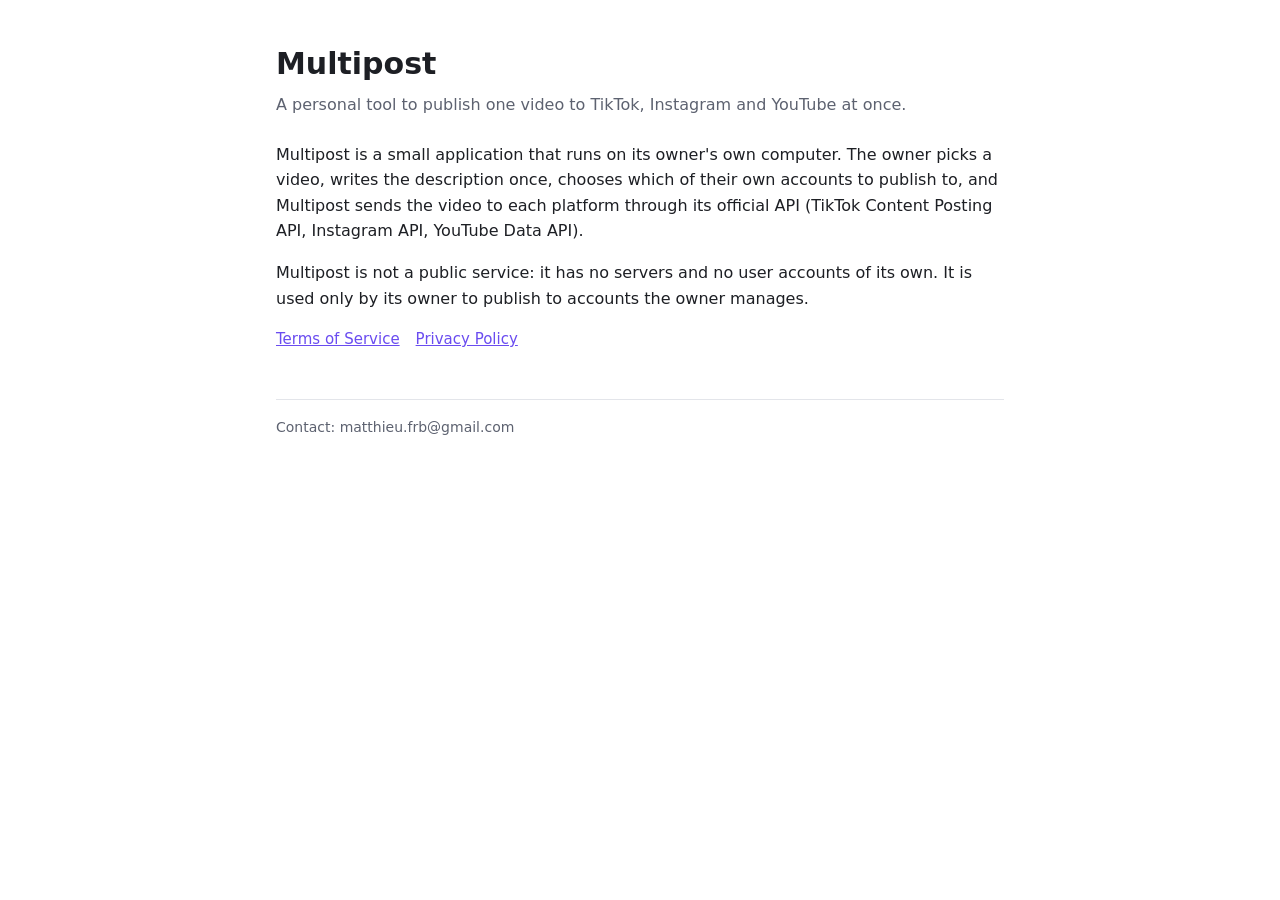
<file: index.html>
<!doctype html>
<html lang="en">
<head>
<meta charset="utf-8">
<meta name="viewport" content="width=device-width, initial-scale=1">
<title>Multipost</title>
<link rel="stylesheet" href="style.css">
</head>
<body>
<main>
  <h1>Multipost</h1>
  <p class="date">A personal tool to publish one video to TikTok, Instagram and YouTube at once.</p>
  <p>Multipost is a small application that runs on its owner's own computer. The owner picks a video, writes the
  description once, chooses which of their own accounts to publish to, and Multipost sends the video to each
  platform through its official API (TikTok Content Posting API, Instagram API, YouTube Data API).</p>
  <p>Multipost is not a public service: it has no servers and no user accounts of its own. It is used only by its
  owner to publish to accounts the owner manages.</p>
  <nav><a href="terms.html">Terms of Service</a><a href="privacy.html">Privacy Policy</a></nav>
  <footer>Contact: matthieu.frb@gmail.com</footer>
</main>
</body>
</html>
</file>
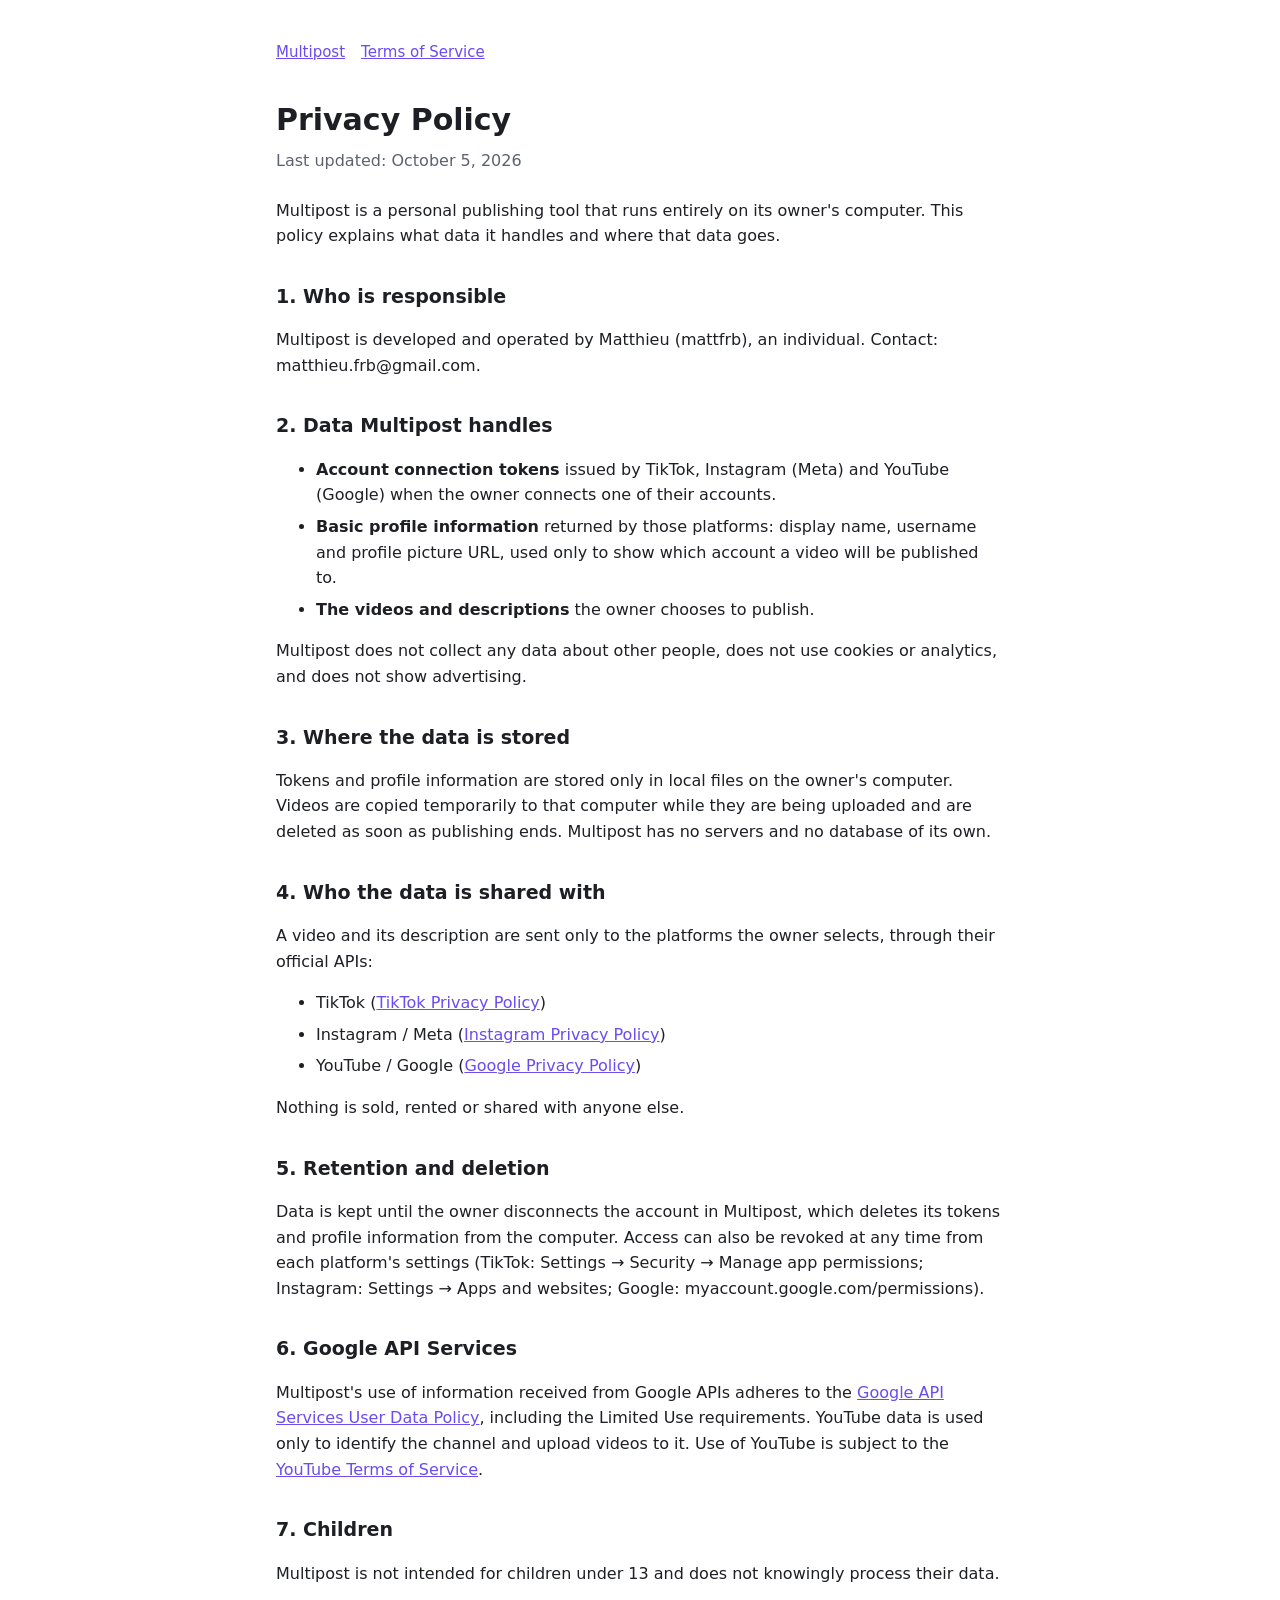
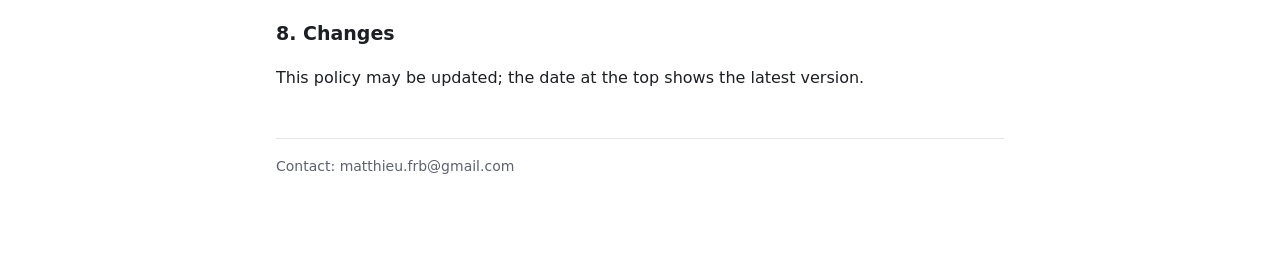
<file: privacy.html>
<!doctype html>
<html lang="en">
<head>
<meta charset="utf-8">
<meta name="viewport" content="width=device-width, initial-scale=1">
<title>Multipost Privacy Policy</title>
<link rel="stylesheet" href="style.css">
</head>
<body>
<main>
  <nav><a href="index.html">Multipost</a><a href="terms.html">Terms of Service</a></nav>
  <h1>Privacy Policy</h1>
  <p class="date">Last updated: October 5, 2026</p>

  <p>Multipost is a personal publishing tool that runs entirely on its owner's computer. This policy explains what
  data it handles and where that data goes.</p>

  <h2>1. Who is responsible</h2>
  <p>Multipost is developed and operated by Matthieu (mattfrb), an individual. Contact: matthieu.frb@gmail.com.</p>

  <h2>2. Data Multipost handles</h2>
  <ul>
    <li><strong>Account connection tokens</strong> issued by TikTok, Instagram (Meta) and YouTube (Google) when the
    owner connects one of their accounts.</li>
    <li><strong>Basic profile information</strong> returned by those platforms: display name, username and profile
    picture URL, used only to show which account a video will be published to.</li>
    <li><strong>The videos and descriptions</strong> the owner chooses to publish.</li>
  </ul>
  <p>Multipost does not collect any data about other people, does not use cookies or analytics, and does not show
  advertising.</p>

  <h2>3. Where the data is stored</h2>
  <p>Tokens and profile information are stored only in local files on the owner's computer. Videos are copied
  temporarily to that computer while they are being uploaded and are deleted as soon as publishing ends.
  Multipost has no servers and no database of its own.</p>

  <h2>4. Who the data is shared with</h2>
  <p>A video and its description are sent only to the platforms the owner selects, through their official APIs:</p>
  <ul>
    <li>TikTok (<a href="https://www.tiktok.com/legal/privacy-policy">TikTok Privacy Policy</a>)</li>
    <li>Instagram / Meta (<a href="https://privacycenter.instagram.com/policy">Instagram Privacy Policy</a>)</li>
    <li>YouTube / Google (<a href="https://policies.google.com/privacy">Google Privacy Policy</a>)</li>
  </ul>
  <p>Nothing is sold, rented or shared with anyone else.</p>

  <h2>5. Retention and deletion</h2>
  <p>Data is kept until the owner disconnects the account in Multipost, which deletes its tokens and profile
  information from the computer. Access can also be revoked at any time from each platform's settings
  (TikTok: Settings → Security → Manage app permissions; Instagram: Settings → Apps and websites; Google:
  myaccount.google.com/permissions).</p>

  <h2>6. Google API Services</h2>
  <p>Multipost's use of information received from Google APIs adheres to the
  <a href="https://developers.google.com/terms/api-services-user-data-policy">Google API Services User Data Policy</a>,
  including the Limited Use requirements. YouTube data is used only to identify the channel and upload videos to it.
  Use of YouTube is subject to the <a href="https://www.youtube.com/t/terms">YouTube Terms of Service</a>.</p>

  <h2>7. Children</h2>
  <p>Multipost is not intended for children under 13 and does not knowingly process their data.</p>

  <h2>8. Changes</h2>
  <p>This policy may be updated; the date at the top shows the latest version.</p>

  <footer>Contact: matthieu.frb@gmail.com</footer>
</main>
</body>
</html>
</file>
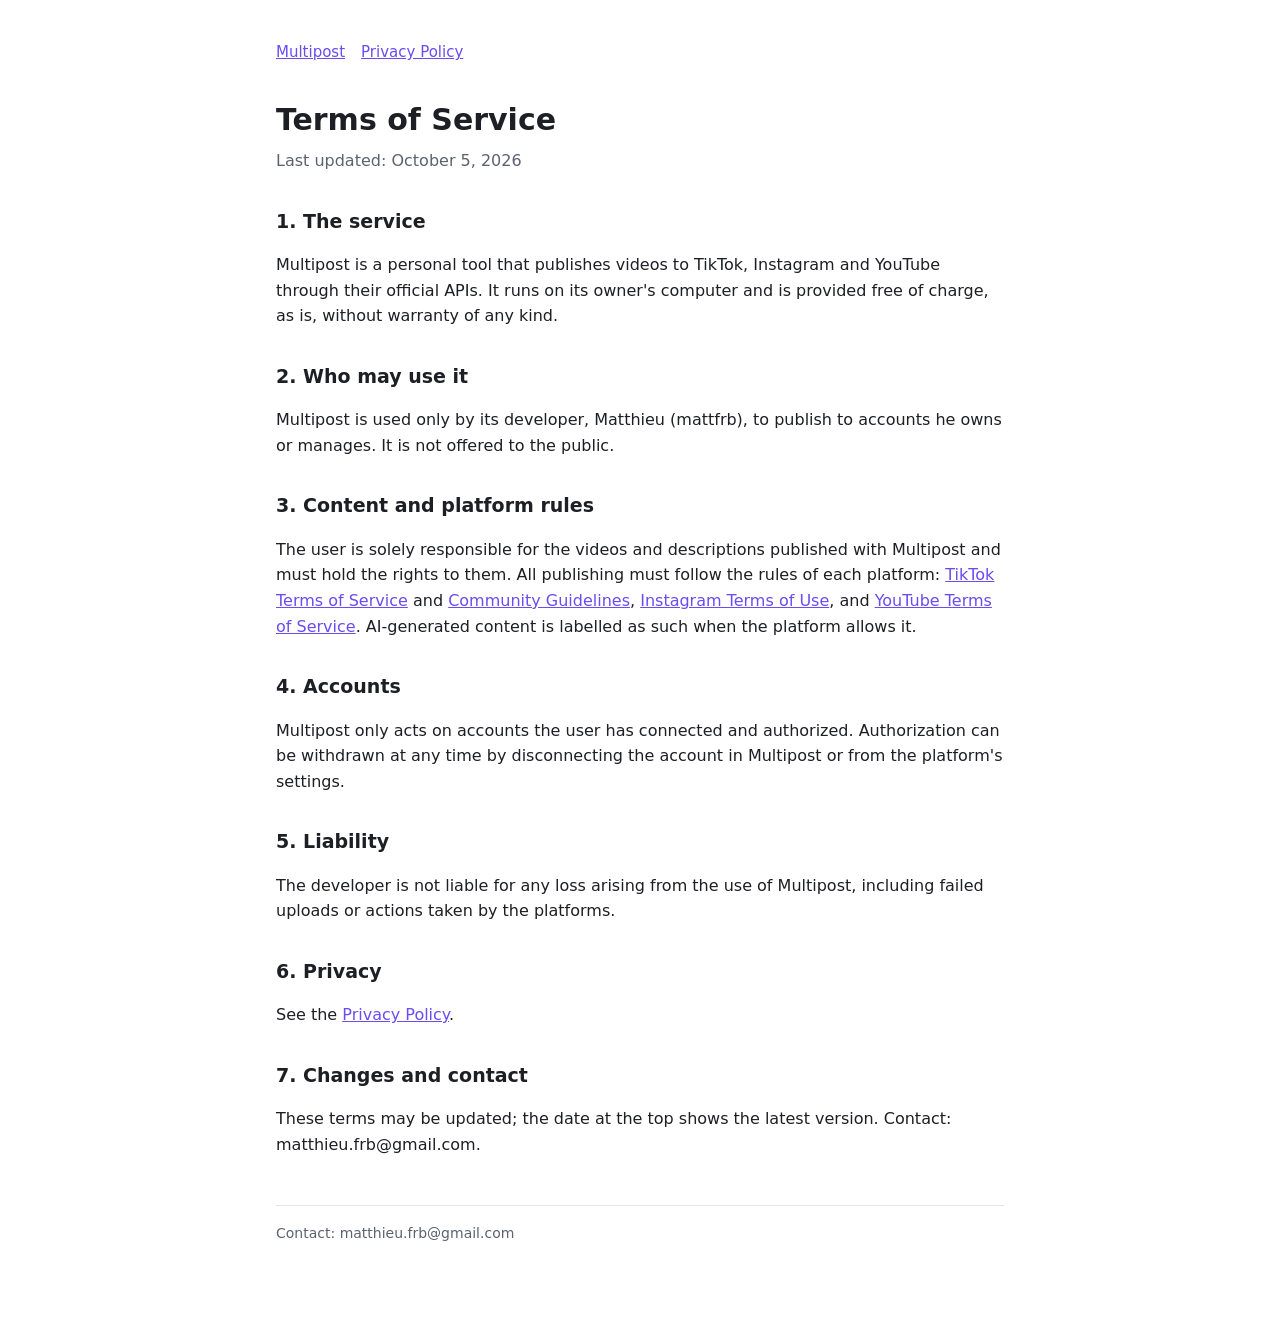
<file: terms.html>
<!doctype html>
<html lang="en">
<head>
<meta charset="utf-8">
<meta name="viewport" content="width=device-width, initial-scale=1">
<title>Multipost Terms of Service</title>
<link rel="stylesheet" href="style.css">
</head>
<body>
<main>
  <nav><a href="index.html">Multipost</a><a href="privacy.html">Privacy Policy</a></nav>
  <h1>Terms of Service</h1>
  <p class="date">Last updated: October 5, 2026</p>

  <h2>1. The service</h2>
  <p>Multipost is a personal tool that publishes videos to TikTok, Instagram and YouTube through their official
  APIs. It runs on its owner's computer and is provided free of charge, as is, without warranty of any kind.</p>

  <h2>2. Who may use it</h2>
  <p>Multipost is used only by its developer, Matthieu (mattfrb), to publish to accounts he owns or manages. It is
  not offered to the public.</p>

  <h2>3. Content and platform rules</h2>
  <p>The user is solely responsible for the videos and descriptions published with Multipost and must hold the
  rights to them. All publishing must follow the rules of each platform:
  <a href="https://www.tiktok.com/legal/terms-of-service">TikTok Terms of Service</a> and
  <a href="https://www.tiktok.com/community-guidelines">Community Guidelines</a>,
  <a href="https://help.instagram.com/581066165581870">Instagram Terms of Use</a>, and
  <a href="https://www.youtube.com/t/terms">YouTube Terms of Service</a>.
  AI-generated content is labelled as such when the platform allows it.</p>

  <h2>4. Accounts</h2>
  <p>Multipost only acts on accounts the user has connected and authorized. Authorization can be withdrawn at any
  time by disconnecting the account in Multipost or from the platform's settings.</p>

  <h2>5. Liability</h2>
  <p>The developer is not liable for any loss arising from the use of Multipost, including failed uploads or
  actions taken by the platforms.</p>

  <h2>6. Privacy</h2>
  <p>See the <a href="privacy.html">Privacy Policy</a>.</p>

  <h2>7. Changes and contact</h2>
  <p>These terms may be updated; the date at the top shows the latest version. Contact: matthieu.frb@gmail.com.</p>

  <footer>Contact: matthieu.frb@gmail.com</footer>
</main>
</body>
</html>
</file>
<file: style.css>
:root { --bg: #ffffff; --text: #1d1f24; --muted: #5d6270; --line: #e3e5ea; --accent: #6a4cf0; }
@media (prefers-color-scheme: dark) { :root { --bg: #0e0f13; --text: #eceef3; --muted: #9a9fae; --line: #2a2e39; --accent: #9b85ff; } }
* { box-sizing: border-box; }
body { margin: 0; background: var(--bg); color: var(--text); font: 16px/1.6 system-ui, "Segoe UI", sans-serif; }
main { max-width: 760px; margin: 0 auto; padding: 40px 16px 80px; }
h1 { font-size: 30px; margin: 0 0 4px; }
h2 { font-size: 19px; margin: 32px 0 8px; }
.date { color: var(--muted); margin: 0 0 24px; }
nav { display: flex; gap: 16px; margin-bottom: 32px; font-size: 15px; }
a { color: var(--accent); }
li { margin-bottom: 6px; }
footer { margin-top: 48px; padding-top: 16px; border-top: 1px solid var(--line); color: var(--muted); font-size: 14px; }
</file>
